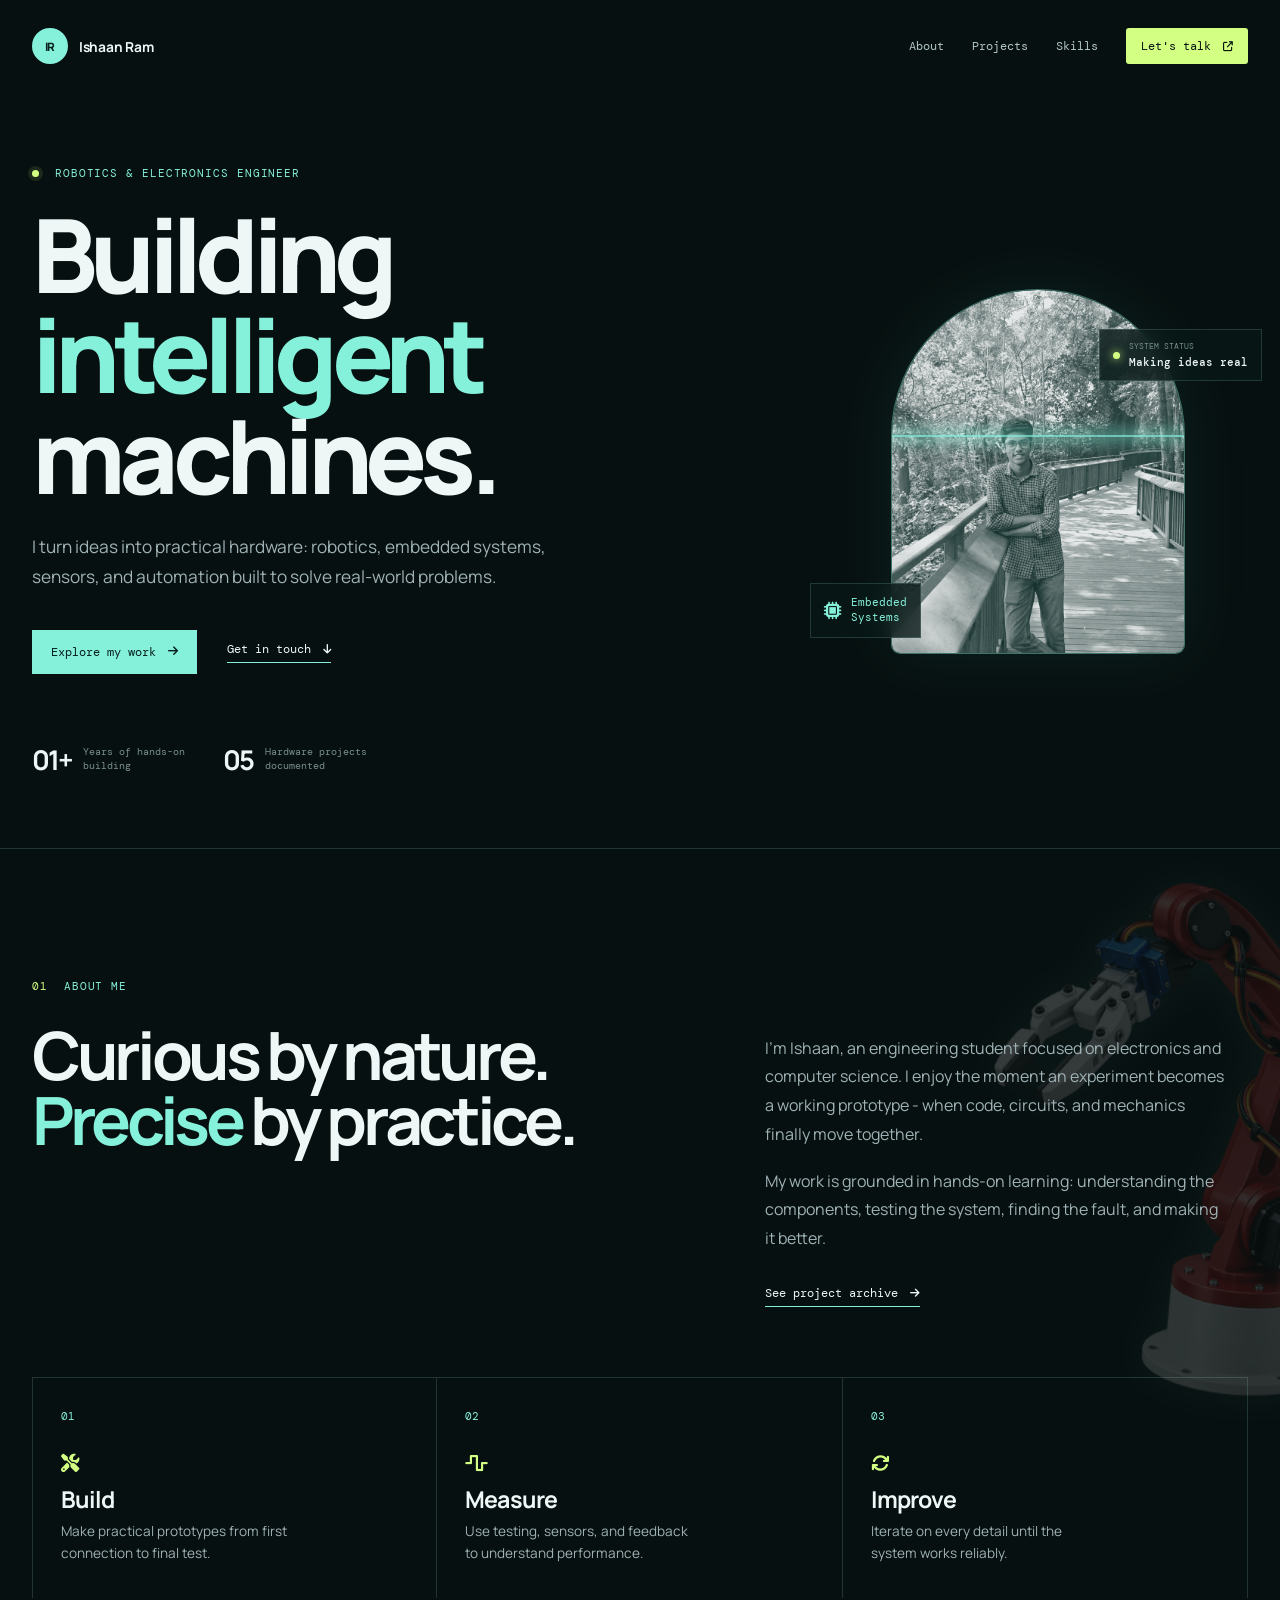
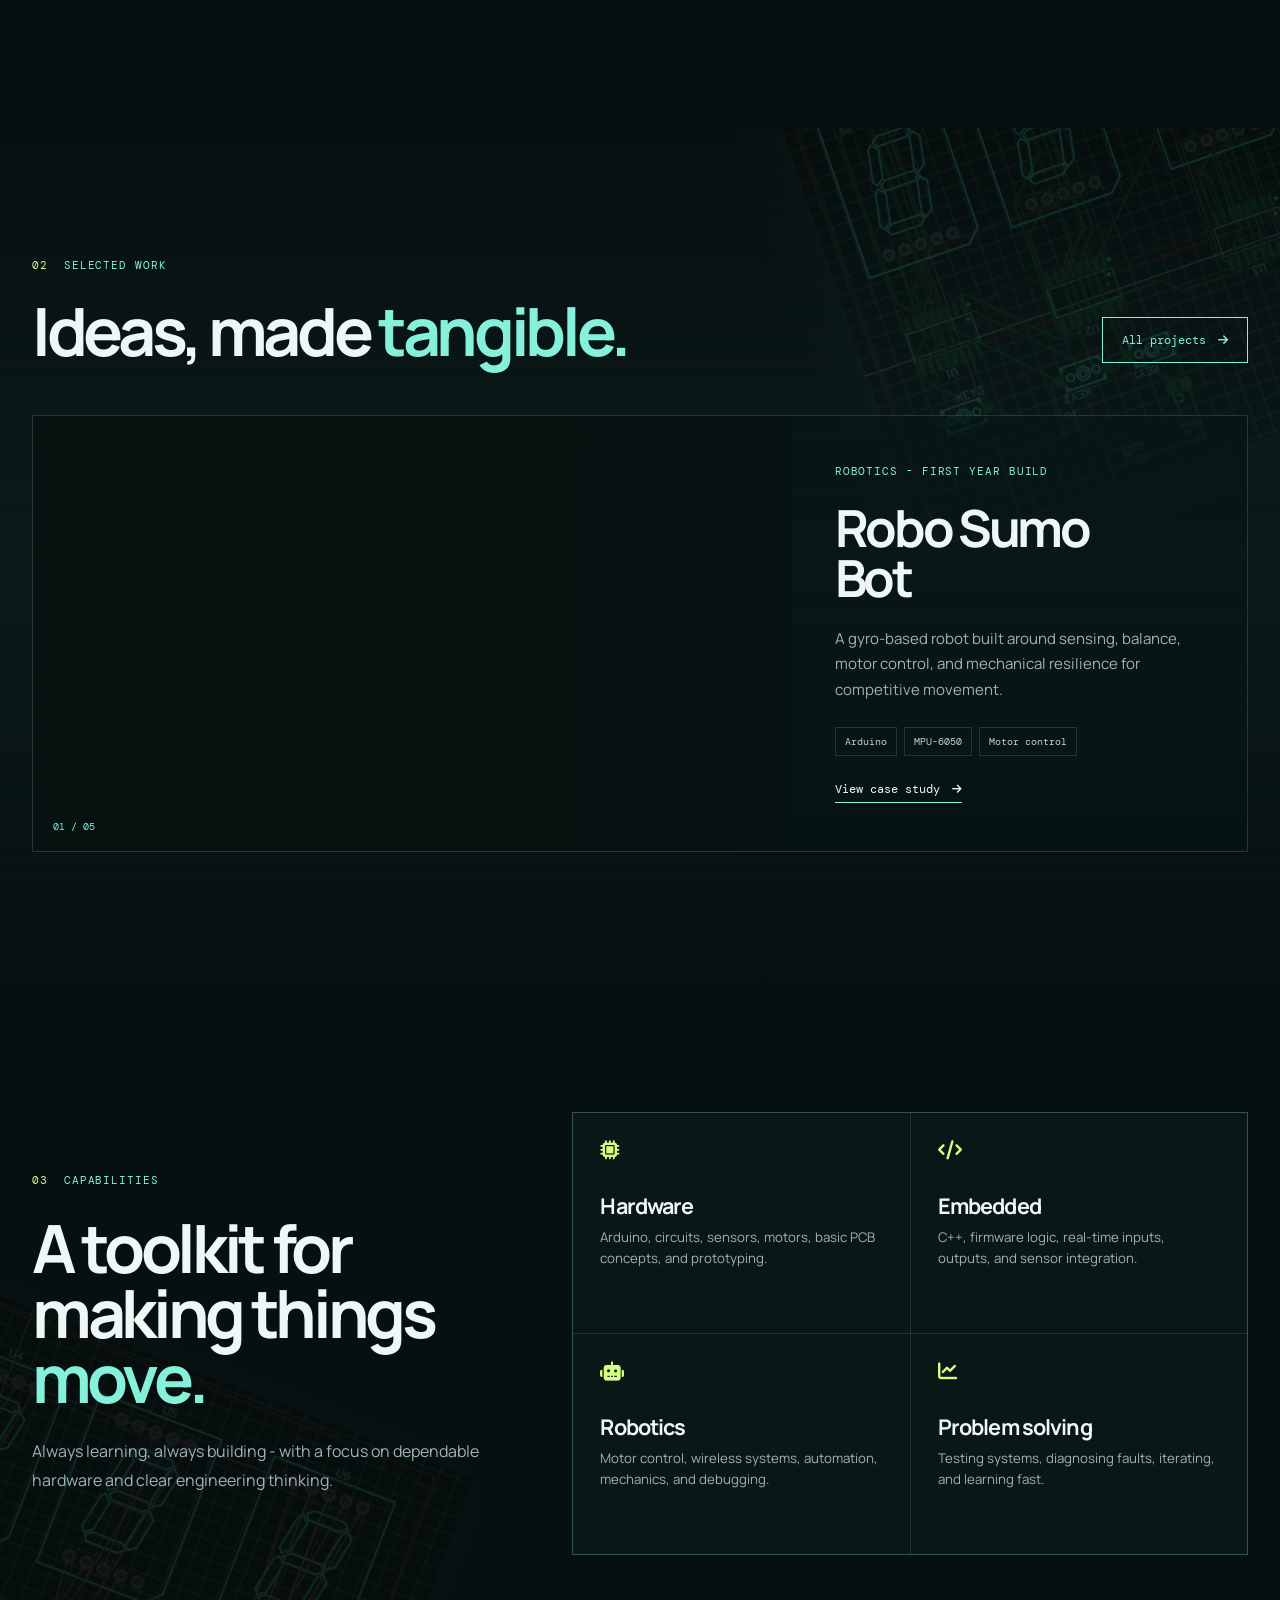
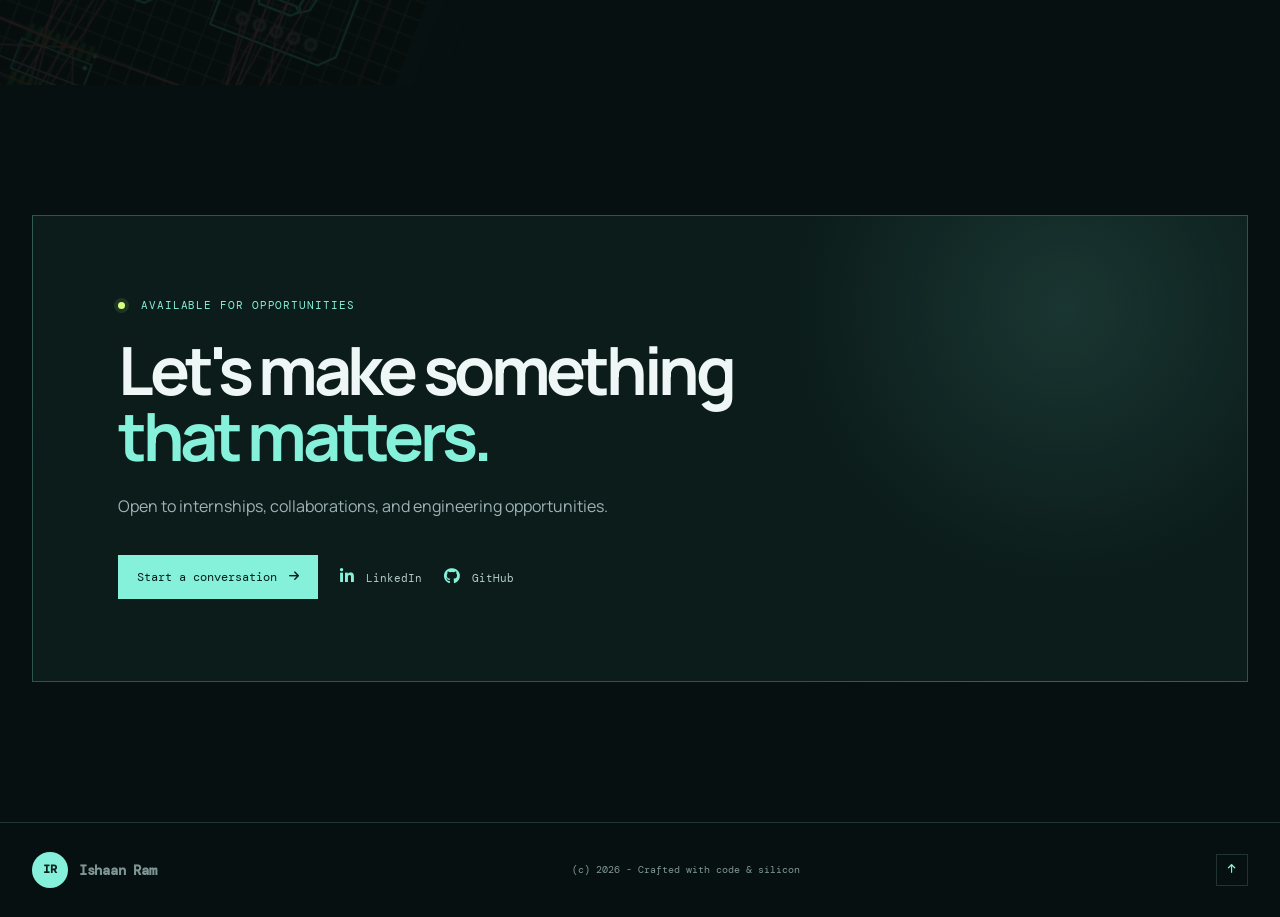
<file: index.html>
﻿<!DOCTYPE html>
<html lang="en">

<head>
  <meta charset="UTF-8">
  <meta name="viewport" content="width=device-width, initial-scale=1.0">
  <meta name="description" content="Ishaan Ram - Robotics and Electronics Engineer portfolio.">
  <title>Ishaan Ram | Robotics & Electronics Engineer</title>
  <link rel="preconnect" href="https://fonts.googleapis.com">
  <link rel="preconnect" href="https://fonts.gstatic.com" crossorigin>
  <link
    href="https://fonts.googleapis.com/css2?family=DM+Mono:wght@400;500&family=Manrope:wght@400;500;600;700;800&display=swap"
    rel="stylesheet">
  <link rel="stylesheet" href="https://cdnjs.cloudflare.com/ajax/libs/font-awesome/6.7.2/css/all.min.css">
  <link rel="stylesheet" href="css/style.css?v=10">
  <link rel="stylesheet" href="css/decor.css?v=1">
</head>

<body>
  <div class="site-noise" aria-hidden="true"></div><canvas id="bg-canvas" aria-hidden="true"></canvas>
  <header class="site-header">
    <nav class="nav-wrap" aria-label="Primary navigation">
      <a href="#home" class="brand" aria-label="Ishaan Ram home"><span>IR</span><b>Ishaan Ram</b></a>
      <button class="menu-toggle" aria-label="Open navigation" aria-expanded="false"><i
          class="fa-solid fa-bars"></i></button>
      <div class="nav-links"><a href="#about">About</a><a href="#work">Projects</a><a href="#skills">Skills</a><a
          href="#contact" class="nav-contact">Let's talk <i class="fa-solid fa-arrow-up-right-from-square"></i></a>
      </div>
    </nav>
  </header>
  <main>
    <section class="hero" id="home">
      <div class="hero-copy reveal">
        <p class="eyebrow"><span></span> Robotics & Electronics Engineer</p>
        <h1>Building <em>intelligent</em><br>machines.</h1>
        <p class="hero-intro">I turn ideas into practical hardware: robotics, embedded systems, sensors, and automation
          built to solve real-world problems.</p>
        <div class="hero-actions"><a class="button button-primary" href="projects.html">Explore my work <i
              class="fa-solid fa-arrow-right"></i></a><a class="text-link" href="#contact">Get in touch <i
              class="fa-solid fa-arrow-down"></i></a></div>
        <div class="hero-meta">
          <div><strong>01+</strong><span>Years of hands-on<br>building</span></div>
          <div><strong>05</strong><span>Hardware projects<br>documented</span></div>
        </div>
      </div>
      <div class="hero-visual reveal">
        <div class="orbit orbit-one"></div>
        <div class="orbit orbit-two"></div>
        <div class="photo-frame"><img src="assets/images/icon.jpeg" alt="Ishaan Ram"><span class="scan-line"></span>
        </div>
        <div class="status-card"><span class="status-dot"></span>
          <div><small>SYSTEM STATUS</small><strong>Making ideas real</strong></div>
        </div>
        <div class="tech-card"><i class="fa-solid fa-microchip"></i><span>Embedded<br>Systems</span></div>
      </div>
    </section>
    <section class="about section" id="about">
      <figure class="ambient-art arm-art" aria-hidden="true"><img
          src="assets/images/ChatGPT Image Aug 16, 2026, 06_15_25 PM.png" alt=""></figure>
      <div class="section-kicker reveal"><span>01</span> About me</div>
      <div class="about-layout">
        <h2 class="reveal">Curious by nature.<br><em>Precise</em> by practice.</h2>
        <div class="about-copy reveal">
          <p>I'm Ishaan, an engineering student focused on electronics and computer science. I enjoy the moment an
            experiment becomes a working prototype - when code, circuits, and mechanics finally move together.</p>
          <p>My work is grounded in hands-on learning: understanding the components, testing the system, finding the
            fault, and making it better.</p><a class="text-link" href="projects.html">See project archive <i
              class="fa-solid fa-arrow-right"></i></a>
        </div>
      </div>
      <div class="principles-grid reveal">
        <article><span>01</span><i class="fa-solid fa-screwdriver-wrench"></i>
          <h3>Build</h3>
          <p>Make practical prototypes from first connection to final test.</p>
        </article>
        <article><span>02</span><i class="fa-solid fa-wave-square"></i>
          <h3>Measure</h3>
          <p>Use testing, sensors, and feedback to understand performance.</p>
        </article>
        <article><span>03</span><i class="fa-solid fa-arrows-rotate"></i>
          <h3>Improve</h3>
          <p>Iterate on every detail until the system works reliably.</p>
        </article>
      </div>
    </section>
    <section class="work section" id="work">
      <figure class="ambient-art pcb-art pcb-art-one" aria-hidden="true"><img src="assets/images/pcb2png.png" alt="">
      </figure>
      <div class="section-top reveal">
        <div>
          <div class="section-kicker"><span>02</span> Selected work</div>
          <h2>Ideas, made <em>tangible.</em></h2>
        </div><a class="button button-outline" href="projects.html">All projects <i
            class="fa-solid fa-arrow-right"></i></a>
      </div>
      <div class="featured-project reveal">
        <div class="project-video"><video autoplay muted loop playsinline preload="metadata">
            <source src="assets/videos/robosumo.mp4" type="video/mp4">
          </video>
          <div class="project-number">01 / 05</div>
        </div>
        <div class="project-detail">
          <p class="eyebrow">Robotics - First year build</p>
          <h3>Robo Sumo<br>Bot</h3>
          <p>A gyro-based robot built around sensing, balance, motor control, and mechanical resilience for competitive
            movement.</p>
          <div class="project-tags"><span>Arduino</span><span>MPU-6050</span><span>Motor control</span></div><a
            class="text-link" href="projects.html">View case study <i class="fa-solid fa-arrow-right"></i></a>
        </div>
      </div>
    </section>
    <section class="skills section" id="skills">
      <figure class="ambient-art pcb-art pcb-art-two" aria-hidden="true"><img src="assets/images/pcb ).png" alt="">
      </figure>
      <div class="skills-intro reveal">
        <div class="section-kicker"><span>03</span> Capabilities</div>
        <h2>A toolkit for<br>making things <em>move.</em></h2>
        <p>Always learning, always building - with a focus on dependable hardware and clear engineering thinking.</p>
      </div>
      <div class="skills-grid reveal">
        <article><i class="fa-solid fa-microchip"></i>
          <h3>Hardware</h3>
          <p>Arduino, circuits, sensors, motors, basic PCB concepts, and prototyping.</p>
        </article>
        <article><i class="fa-solid fa-code"></i>
          <h3>Embedded</h3>
          <p>C++, firmware logic, real-time inputs, outputs, and sensor integration.</p>
        </article>
        <article><i class="fa-solid fa-robot"></i>
          <h3>Robotics</h3>
          <p>Motor control, wireless systems, automation, mechanics, and debugging.</p>
        </article>
        <article><i class="fa-solid fa-chart-line"></i>
          <h3>Problem solving</h3>
          <p>Testing systems, diagnosing faults, iterating, and learning fast.</p>
        </article>
      </div>
    </section>
    <section class="contact section" id="contact">
      <div class="contact-panel reveal">
        <p class="eyebrow"><span></span> Available for opportunities</p>
        <h2>Let's make something<br><em>that matters.</em></h2>
        <p>Open to internships, collaborations, and engineering opportunities.</p>
        <div class="contact-actions"><a href="mailto:ishaanram@example.com" class="button button-primary">Start a
            conversation <i class="fa-solid fa-arrow-right"></i></a><a
            href="https://www.linkedin.com/in/ishaan-ram-808373379" target="_blank" rel="noopener"
            class="social-link"><i class="fa-brands fa-linkedin-in"></i> LinkedIn</a><a
            href="https://github.com/Ishaan2008-op" target="_blank" rel="noopener" class="social-link"><i
              class="fa-brands fa-github"></i> GitHub</a></div>
      </div>
    </section>
  </main>
  <footer><a href="#home" class="brand"><span>IR</span><b>Ishaan Ram</b></a>
    <p>(c) 2026 - Crafted with code & silicon</p><a href="#home" aria-label="Back to top"><i
        class="fa-solid fa-arrow-up"></i></a>
  </footer>
  <script src="js/3d-scene.js"></script>
  <script>const menu = document.querySelector('.menu-toggle'), links = document.querySelector('.nav-links'); menu.addEventListener('click', () => {const active = links.classList.toggle('open'); menu.setAttribute('aria-expanded', active); menu.innerHTML = `<i class="fa-solid fa-${active ? 'xmark' : 'bars'}"></i>`}); document.querySelectorAll('.nav-links a').forEach(link => link.addEventListener('click', () => links.classList.remove('open'))); const observer = new IntersectionObserver(entries => entries.forEach(entry => {if (entry.isIntersecting) {entry.target.classList.add('visible'); observer.unobserve(entry.target)} }), {threshold: .14}); document.querySelectorAll('.reveal').forEach(item => observer.observe(item));</script>
</body>

</html>
</file>
<file: css/style.css>
@import url('https://fonts.googleapis.com/css2?family=DM+Mono:wght@400;500&family=Manrope:wght@400;500;600;700;800&display=swap');
/* Compatibility tokens for the detailed projects page. */
:root{--bg-color:#071010;--bg-color-2:#0b1919;--card-bg:rgba(11,25,25,.94);--text-primary:#eef6f6;--text-secondary:#9fb2b5;--accent-blue:#86f1db;--accent-cyan:#86f1db;--border-color:rgba(176,242,231,.16)}

/* Project artifacts: intentionally quiet, partial cutouts rather than a full-page backdrop. */
.ambient-art{z-index:0}
.about,.work,.skills{position:relative;isolation:isolate;overflow:hidden}.about>*:not(.ambient-art),.work>*:not(.ambient-art),.skills>*:not(.ambient-art){position:relative;z-index:1}.ambient-art{position:absolute;z-index:-1;pointer-events:none;margin:0;filter:drop-shadow(0 0 22px rgba(134,241,219,.13));transition:transform .9s cubic-bezier(.16,1,.3,1),opacity .7s ease}.ambient-art img{display:block;width:100%;height:100%;object-fit:contain}.arm-art{width:280px;height:430px;right:-86px;top:45px;opacity:.65;mix-blend-mode:multiply;transform:rotate(-9deg)}.arm-art img{width:275%;max-width:none;height:auto;transform:translate(-35%,-4%);filter:contrast(1.45) saturate(1.4)}.about:hover .arm-art{transform:rotate(-4deg) translateY(-9px)}.pcb-art{width:580px;aspect-ratio:1;opacity:.16;mix-blend-mode:screen}.pcb-art img{filter:hue-rotate(102deg) saturate(.75)}.pcb-art-one{right:-300px;top:-190px;transform:rotate(-19deg)}.pcb-art-two{left:-350px;bottom:-250px;transform:rotate(21deg);opacity:.13}.work:hover .pcb-art-one{transform:rotate(-14deg) translate(-8px,8px)}.skills:hover .pcb-art-two{transform:rotate(26deg) translate(8px,-6px)}
@media(max-width:760px){.arm-art{width:190px;height:290px;right:-78px;top:80px;opacity:.4}.pcb-art{width:390px}.pcb-art-one{right:-260px;top:-80px}.pcb-art-two{left:-280px;bottom:-190px}}
:root{--ink:#eef6f6;--muted:#9fb2b5;--bg:#071010;--line:rgba(176,242,231,.16);--teal:#86f1db;--lime:#d3ff83;--mono:'DM Mono',monospace;--sans:'Manrope',sans-serif}*{box-sizing:border-box;margin:0}html{scroll-behavior:smooth;background:var(--bg)}body{background:var(--bg);color:var(--ink);font-family:var(--sans);overflow-x:hidden}#bg-canvas{position:fixed;inset:0;width:100%;height:100%;z-index:-2;opacity:.25}.site-noise{position:fixed;inset:0;z-index:-1;pointer-events:none;opacity:.035;background-image:url("data:image/svg+xml,%3Csvg viewBox='0 0 200 200' xmlns='http://www.w3.org/2000/svg'%3E%3Cfilter id='n'%3E%3CfeTurbulence type='fractalNoise' baseFrequency='.9' numOctaves='4' stitchTiles='stitch'/%3E%3C/filter%3E%3Crect width='100%25' height='100%25' filter='url(%23n)' opacity='.7'/%3E%3C/svg%3E")}a{color:inherit;text-decoration:none}h1,h2,h3{line-height:.98;letter-spacing:-.065em}h1{font-size:clamp(4rem,8vw,8rem);font-weight:800}h2{font-size:clamp(2.9rem,5.2vw,5.4rem);font-weight:700}em{color:var(--teal);font-style:normal}.site-header{position:absolute;left:0;right:0;top:0;z-index:10}.nav-wrap{height:92px;max-width:1280px;margin:auto;padding:0 32px;display:flex;align-items:center;justify-content:space-between}.brand{display:inline-flex;align-items:center;gap:11px;font-size:.86rem;letter-spacing:-.02em}.brand span{display:grid;place-items:center;width:36px;height:36px;color:#09201d;background:var(--teal);border-radius:50%;font-weight:800;font-size:.72rem}.brand b{font-weight:700}.nav-links{display:flex;gap:28px;align-items:center;color:#b1c6c4;font-family:var(--mono);font-size:.74rem}.nav-links>a:not(.nav-contact):hover{color:var(--teal)}.nav-contact{color:#061312;background:var(--lime);padding:10px 15px;border-radius:3px}.nav-contact i{font-size:.65rem;margin-left:5px}.menu-toggle{display:none;background:none;border:0;color:var(--ink);font-size:1.2rem}.hero{max-width:1280px;min-height:800px;margin:auto;padding:166px 32px 70px;display:grid;grid-template-columns:1.15fr .85fr;align-items:center;gap:50px}.eyebrow,.section-kicker{font-family:var(--mono);font-size:.71rem;letter-spacing:.08em;text-transform:uppercase;color:var(--teal)}.eyebrow span{display:inline-block;width:7px;height:7px;border-radius:50%;background:var(--lime);margin-right:8px;box-shadow:0 0 0 4px rgba(211,255,131,.1)}.hero h1{margin:23px 0 27px;max-width:780px}.hero-intro{max-width:530px;color:var(--muted);line-height:1.75;font-size:1.08rem}.hero-actions{display:flex;align-items:center;gap:30px;margin-top:37px}.button{display:inline-flex;align-items:center;gap:12px;padding:14px 19px;font-size:.78rem;font-family:var(--mono);transition:.25s ease}.button i{font-size:.72rem}.button-primary{background:var(--teal);color:#06201c}.button-primary:hover{transform:translateY(-3px);box-shadow:0 10px 30px rgba(134,241,219,.22)}.text-link{font-family:var(--mono);font-size:.77rem;border-bottom:1px solid var(--teal);padding-bottom:5px}.text-link i{font-size:.68rem;margin-left:5px}.hero-meta{display:flex;gap:38px;margin-top:67px}.hero-meta div{display:flex;gap:11px;align-items:center}.hero-meta strong{font-size:1.7rem;letter-spacing:-.07em}.hero-meta span{font-family:var(--mono);color:#78908e;font-size:.62rem;line-height:1.45}.hero-visual{position:relative;justify-self:end;width:min(100%,420px);aspect-ratio:1/1.13;display:grid;place-items:center}.photo-frame{width:70%;height:77%;overflow:hidden;border-radius:190px 190px 12px 12px;background:#15302d;border:1px solid rgba(134,241,219,.35);position:relative;box-shadow:0 0 70px rgba(86,245,205,.08)}.photo-frame img{width:100%;height:100%;object-fit:cover;filter:grayscale(1) contrast(1.12) brightness(.89);mix-blend-mode:screen}.scan-line{position:absolute;left:0;right:0;top:40%;height:2px;background:var(--teal);box-shadow:0 0 16px 3px var(--teal);opacity:.75;animation:scan 4s ease-in-out infinite}.orbit{position:absolute;border:1px solid rgba(134,241,219,.18);border-radius:50%;z-index:-1}.orbit-one{width:102%;height:63%;transform:rotate(-40deg)}.orbit-two{width:70%;height:116%;transform:rotate(32deg)}.status-card,.tech-card{position:absolute;display:flex;gap:9px;align-items:center;padding:11px 13px;background:rgba(8,25,24,.78);border:1px solid var(--line);backdrop-filter:blur(12px);font-family:var(--mono)}.status-card{right:-14px;top:20%;font-size:.67rem}.status-card small{display:block;color:#78908e;font-size:.5rem;margin-bottom:4px}.status-card strong{font-weight:500}.status-dot{width:7px;height:7px;border-radius:50%;background:var(--lime);box-shadow:0 0 10px var(--lime)}.tech-card{left:-18px;bottom:15%;font-size:.67rem;line-height:1.45;color:var(--teal)}.tech-card i{font-size:1.1rem}.section{max-width:1280px;margin:auto;padding:130px 32px}.section-kicker{display:flex;gap:16px;align-items:center}.section-kicker span{color:var(--lime)}.about{border-top:1px solid var(--line)}.about-layout{display:grid;grid-template-columns:1.15fr .85fr;gap:80px;margin:28px 0 75px}.about-copy{max-width:460px;padding-top:12px}.about-copy p,.skills-intro p,.contact-panel>p:not(.eyebrow){color:var(--muted);line-height:1.8;font-size:1rem}.about-copy p+p{margin:18px 0 27px}.principles-grid{display:grid;grid-template-columns:repeat(3,1fr);border-top:1px solid var(--line)}.principles-grid article{min-height:220px;padding:25px 28px;border-right:1px solid var(--line)}.principles-grid article:first-child{border-left:1px solid var(--line)}.principles-grid span{font-family:var(--mono);font-size:.66rem;color:var(--teal)}.principles-grid i{display:block;color:var(--lime);font-size:1.15rem;margin:30px 0 15px}.principles-grid h3{font-size:1.45rem;letter-spacing:-.04em}.principles-grid p{margin-top:10px;color:var(--muted);font-size:.85rem;line-height:1.6;max-width:230px}.work{background:linear-gradient(180deg,transparent,#0b1b1a 50%,transparent)}.section-top{display:flex;align-items:end;justify-content:space-between;margin-bottom:52px}.section-top h2{margin-top:25px}.button-outline{border:1px solid var(--teal);color:var(--teal)}.button-outline:hover{background:rgba(134,241,219,.1)}.featured-project{display:grid;grid-template-columns:1.25fr .75fr;border:1px solid var(--line);background:rgba(7,20,20,.55)}.project-video{min-height:430px;position:relative;overflow:hidden;background:#061110}.project-video:after{content:'';position:absolute;inset:0;background:linear-gradient(90deg,transparent 60%,rgba(7,20,20,.65))}.project-video video{width:100%;height:100%;position:absolute;object-fit:cover;filter:saturate(.7) contrast(1.1)}.project-number{position:absolute;left:20px;bottom:18px;font-family:var(--mono);font-size:.65rem;z-index:2;color:var(--teal)}.project-detail{padding:48px 43px;display:flex;flex-direction:column;align-items:flex-start}.project-detail h3{font-size:clamp(2.8rem,4vw,4.2rem);margin:23px 0}.project-detail>p:not(.eyebrow){color:var(--muted);line-height:1.7;font-size:.94rem}.project-tags{display:flex;flex-wrap:wrap;gap:7px;margin:25px 0}.project-tags span{font-family:var(--mono);font-size:.6rem;padding:7px 9px;color:#bdd7d3;border:1px solid var(--line)}.project-detail .text-link{margin-top:auto}.project-list{border-top:1px solid var(--line)}.project-list a{display:grid;grid-template-columns:80px 1fr 220px 25px;gap:15px;align-items:center;padding:24px 0;border-bottom:1px solid var(--line);transition:.2s}.project-list a:hover{padding-left:12px;color:var(--teal);background:rgba(134,241,219,.035)}.project-list span,.project-list small{font-family:var(--mono);font-size:.65rem;color:#7f9a96}.project-list b{font-size:1.1rem;font-weight:500}.project-list i{font-size:.75rem}.skills{display:grid;grid-template-columns:.8fr 1.2fr;gap:90px;align-items:center}.skills-intro h2{margin:27px 0}.skills-grid{display:grid;grid-template-columns:repeat(2,1fr);gap:1px;background:var(--line);border:1px solid var(--line)}.skills-grid article{min-height:220px;padding:27px;background:#091716}.skills-grid i{color:var(--lime);font-size:1.2rem}.skills-grid h3{font-size:1.35rem;letter-spacing:-.04em;margin:33px 0 10px}.skills-grid p{color:var(--muted);font-size:.83rem;line-height:1.65}.contact{padding-bottom:140px}.contact-panel{padding:82px 7%;border:1px solid rgba(134,241,219,.27);background:radial-gradient(circle at 85% 20%,rgba(134,241,219,.12),transparent 25%),#0b1c1a;position:relative}.contact-panel h2{margin:24px 0}.contact-actions{margin-top:34px;display:flex;align-items:center;gap:22px}.social-link{font-family:var(--mono);font-size:.7rem;color:#b7cdca}.social-link i{font-size:1rem;color:var(--teal);margin-right:5px}footer{max-width:1280px;margin:auto;padding:29px 32px;border-top:1px solid var(--line);display:flex;justify-content:space-between;align-items:center;color:#7f9794;font-family:var(--mono);font-size:.64rem}footer>a:last-child{display:grid;place-items:center;width:32px;height:32px;border:1px solid var(--line);color:var(--teal)}.reveal{opacity:0;transform:translateY(25px);transition:opacity .7s ease,transform .7s cubic-bezier(.16,1,.3,1)}.reveal.visible{opacity:1;transform:none}@keyframes scan{0%,100%{top:15%;opacity:.2}50%{top:80%;opacity:.9}}@media(max-width:760px){.nav-wrap{height:75px;padding:0 20px}.menu-toggle{display:block}.nav-links{display:none;position:absolute;left:15px;right:15px;top:65px;flex-direction:column;align-items:stretch;gap:0;padding:10px;background:#0c1b1a;border:1px solid var(--line)}.nav-links.open{display:flex}.nav-links a{padding:12px}.hero{min-height:auto;padding:135px 22px 80px;grid-template-columns:1fr;gap:50px}.hero h1{font-size:clamp(3.4rem,16vw,5.4rem)}.hero-visual{justify-self:center;width:80%;max-width:370px}.hero-meta{margin-top:45px;gap:20px}.hero-actions{align-items:flex-start;flex-direction:column;gap:23px}.section{padding:80px 22px}.about-layout,.skills{grid-template-columns:1fr;gap:30px}.about-layout{margin-bottom:50px}.principles-grid{grid-template-columns:1fr}.principles-grid article,.principles-grid article:first-child{border-left:1px solid var(--line);min-height:auto}.section-top{align-items:start;gap:25px;flex-direction:column}.featured-project{grid-template-columns:1fr}.project-video{min-height:300px}.project-detail{padding:34px 25px}.project-detail .text-link{margin-top:28px}.project-list a{grid-template-columns:38px 1fr 18px}.project-list small{display:none}.skills{gap:45px}.contact-panel{padding:55px 25px}.contact-actions{align-items:flex-start;flex-direction:column;gap:20px}footer{padding:25px 20px}.brand b{display:none}}
</file>
<file: css/decor.css>
/* Final placement of the on-scroll workshop cutouts. */
.ambient-art{z-index:0}
.arm-art{width:430px;height:560px;right:-125px;top:10px;opacity:.32;mix-blend-mode:normal;transform:scaleX(-1) rotate(-5deg)}
.arm-art img{width:100%;max-width:100%;height:100%;object-fit:contain;transform:none;filter:brightness(.62) saturate(.72) contrast(.95)}
.about:hover .arm-art{transform:scaleX(-1) rotate(-2deg) translateX(8px)}
.pcb-art-one{right:-130px}.pcb-art-two{left:-190px}
@media(max-width:760px){.arm-art{width:265px;height:360px;right:-98px;top:70px;opacity:.22}.pcb-art-one{right:-150px}.pcb-art-two{left:-185px}}
</file>
